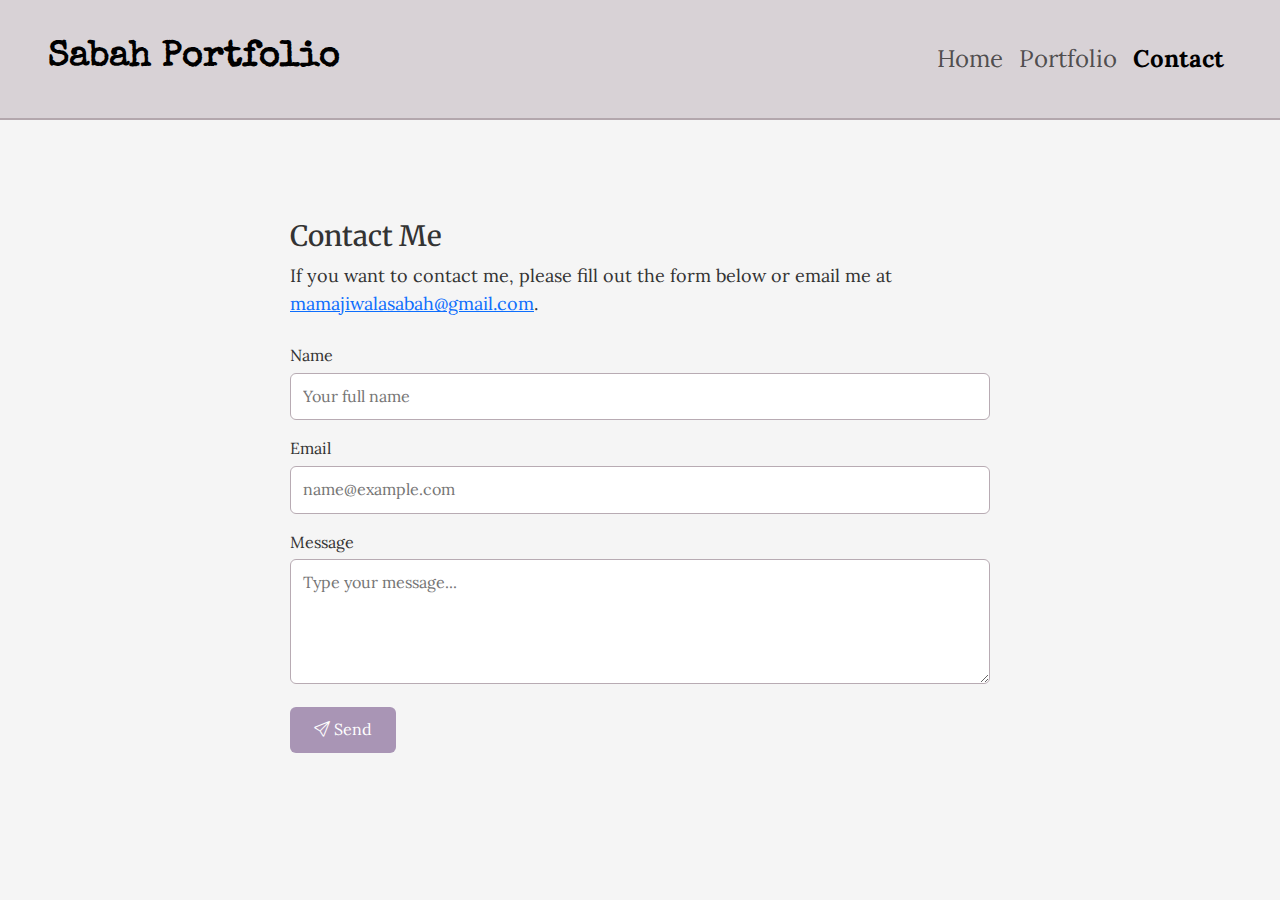
<file: FINALPORTFOLIO/contact.html>
<!DOCTYPE html>
<html lang="en">
  <head>
    <meta charset="UTF-8" />
    <meta name="viewport" content="width=device-width, initial-scale=1" />
    <title>Sabah Mamajiwala - Contact</title>

    <link
      href="https://cdn.jsdelivr.net/npm/bootstrap@5.3.2/dist/css/bootstrap.min.css"
      rel="stylesheet"
    />
    <link
      href="https://cdn.jsdelivr.net/npm/bootstrap-icons@1.11.2/font/bootstrap-icons.css"
      rel="stylesheet"
    />
    <link
      href="https://fonts.googleapis.com/css2?family=Lora&family=Merriweather&family=Special+Elite&display=swap"
      rel="stylesheet"
    />
    <link rel="stylesheet" href="styles.css" />
  </head>
  <body>
    <nav class="navbar navbar-expand-lg">
      <div class="container-fluid px-5">
        <a class="navbar-brand" href="index.html">Sabah Portfolio</a>
        <button
          class="navbar-toggler"
          type="button"
          data-bs-toggle="collapse"
          data-bs-target="#navLinks"
        >
          <span class="navbar-toggler-icon"></span>
        </button>
        <div class="collapse navbar-collapse" id="navLinks">
          <ul class="navbar-nav ms-auto">
            <li class="nav-item">
              <a href="index.html" class="nav-link">Home</a>
            </li>
            <li class="nav-item">
              <a href="portfolio.html" class="nav-link">Portfolio</a>
            </li>
            <li class="nav-item">
              <a href="contact.html" class="nav-link active">Contact</a>
            </li>
          </ul>
        </div>
      </div>
    </nav>

    <div class="contact-wrapper">
      <h2>Contact Me</h2>
      <p class="contact-intro">
        If you want to contact me, please fill out the form below or email me at
        <a href="mailto:mamajiwalasabah@gmail.com">mamajiwalasabah@gmail.com</a
        >.
      </p>

      <form>
        <label for="name">Name</label>
        <input id="name" type="text" placeholder="Your full name" required />

        <label for="email">Email</label>
        <input
          id="email"
          type="email"
          placeholder="name@example.com"
          required
        />

        <label for="message">Message</label>
        <textarea
          id="message"
          rows="4"
          placeholder="Type your message..."
          required
        ></textarea>

        <button type="submit"><i class="bi bi-send"></i> Send</button>
      </form>
    </div>

    <script src="https://cdn.jsdelivr.net/npm/bootstrap@5.3.2/dist/js/bootstrap.bundle.min.js"></script>
  </body>
</html>
</file>
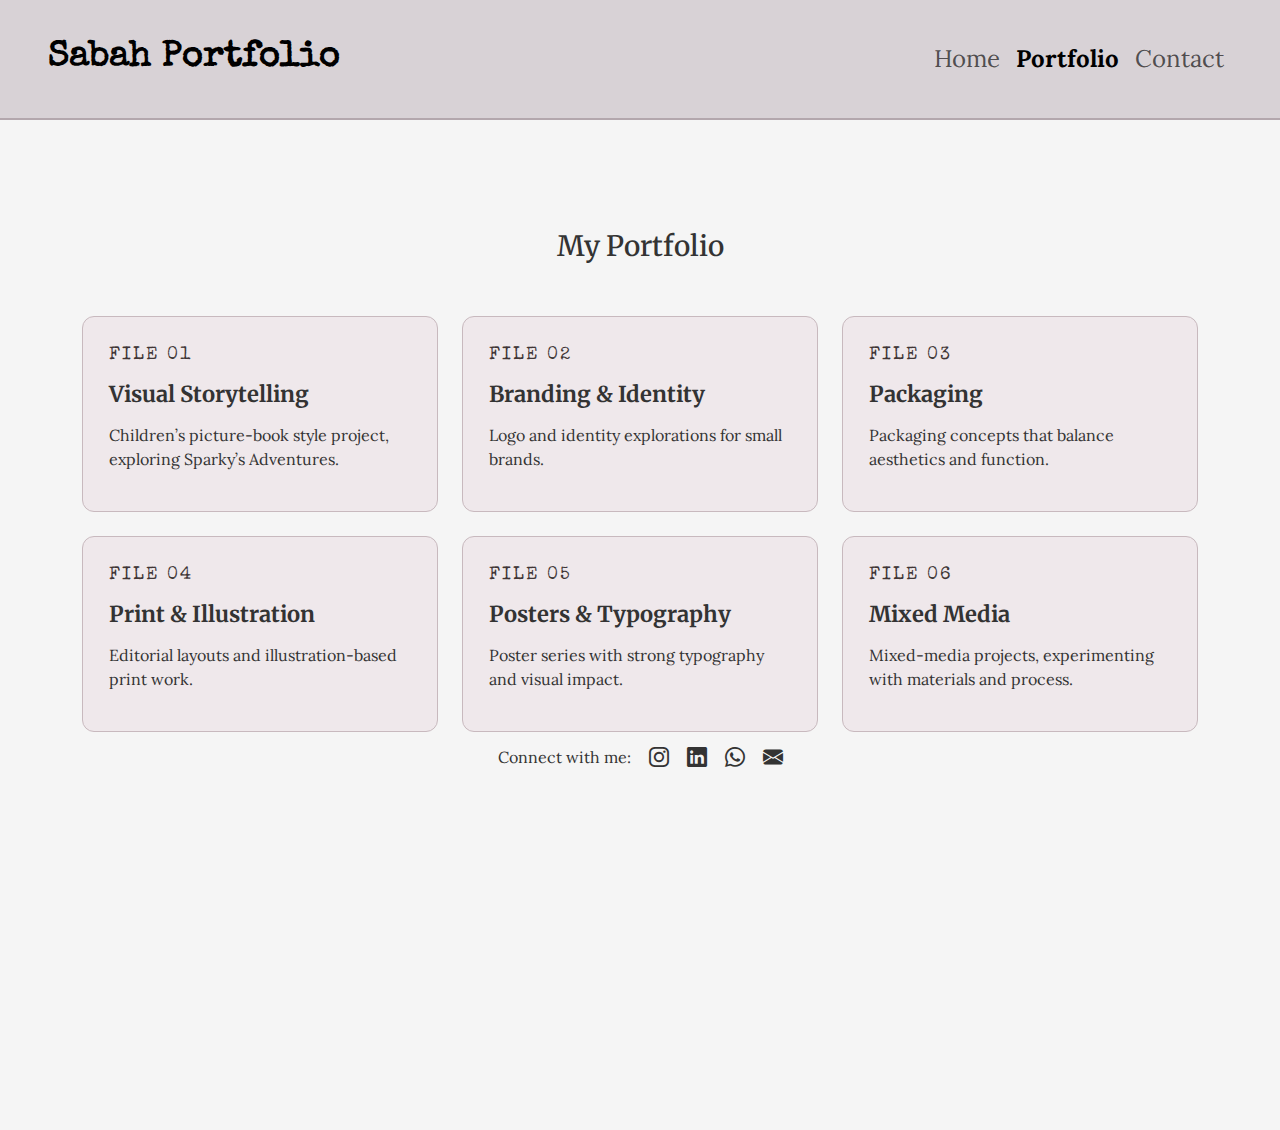
<file: FINALPORTFOLIO/portfolio.html>
<!DOCTYPE html>
<html lang="en">
  <head>
    <meta charset="UTF-8" />
    <meta name="viewport" content="width=device-width, initial-scale=1" />
    <title>Sabah Mamajiwala - Portfolio</title>

    <link
      href="https://cdn.jsdelivr.net/npm/bootstrap@5.3.2/dist/css/bootstrap.min.css"
      rel="stylesheet"
    />
    <link
      href="https://cdn.jsdelivr.net/npm/bootstrap-icons@1.11.2/font/bootstrap-icons.css"
      rel="stylesheet"
    />
    <link
      href="https://fonts.googleapis.com/css2?family=Lora&family=Merriweather&family=Special+Elite&display=swap"
      rel="stylesheet"
    />
    <link rel="stylesheet" href="styles.css" />
  </head>
  <body>
    <nav class="navbar navbar-expand-lg">
      <div class="container-fluid px-5">
        <a class="navbar-brand" href="index.html">Sabah Portfolio</a>
        <button
          class="navbar-toggler"
          type="button"
          data-bs-toggle="collapse"
          data-bs-target="#navLinks"
        >
          <span class="navbar-toggler-icon"></span>
        </button>
        <div class="collapse navbar-collapse" id="navLinks">
          <ul class="navbar-nav ms-auto">
            <li class="nav-item">
              <a href="index.html" class="nav-link">Home</a>
            </li>
            <li class="nav-item">
              <a href="portfolio.html" class="nav-link active">Portfolio</a>
            </li>
            <li class="nav-item">
              <a href="contact.html" class="nav-link">Contact</a>
            </li>
          </ul>
        </div>
      </div>
    </nav>

    <main class="container">
      <h2 class="text-center">My Portfolio</h2>

      <div class="row g-4 portfolio-grid">
        <div class="col-md-4">
          <a href="file01.html" class="port-card-link">
            <div class="port-card">
              <div class="port-file-label">FILE 01</div>
              <div class="port-file-name">Visual Storytelling</div>
              <p>
                Children’s picture-book style project, exploring Sparky’s
                Adventures.
              </p>
            </div>
          </a>
        </div>

        <div class="col-md-4">
          <a href="file02.html" class="port-card-link">
            <div class="port-card">
              <div class="port-file-label">FILE 02</div>
              <div class="port-file-name">Branding &amp; Identity</div>
              <p>Logo and identity explorations for small brands.</p>
            </div>
          </a>
        </div>

        <div class="col-md-4">
          <a href="file03.html" class="port-card-link">
            <div class="port-card">
              <div class="port-file-label">FILE 03</div>
              <div class="port-file-name">Packaging</div>
              <p>Packaging concepts that balance aesthetics and function.</p>
            </div>
          </a>
        </div>

        <div class="col-md-4">
          <a href="file04.html" class="port-card-link">
            <div class="port-card">
              <div class="port-file-label">FILE 04</div>
              <div class="port-file-name">Print &amp; Illustration</div>
              <p>Editorial layouts and illustration-based print work.</p>
            </div>
          </a>
        </div>

        <div class="col-md-4">
          <a href="file05.html" class="port-card-link">
            <div class="port-card">
              <div class="port-file-label">FILE 05</div>
              <div class="port-file-name">Posters &amp; Typography</div>
              <p>Poster series with strong typography and visual impact.</p>
            </div>
          </a>
        </div>

        <div class="col-md-4">
          <a href="file06.html" class="port-card-link">
            <div class="port-card">
              <div class="port-file-label">FILE 06</div>
              <div class="port-file-name">Mixed Media</div>
              <p>
                Mixed‑media projects, experimenting with materials and process.
              </p>
            </div>
          </a>
        </div>
      </div>
      <div class="bottom-bar">
        <span>Connect with me:</span>
        <a href="https://www.instagram.com/snoopy.creates" target="_blank">
          <i class="bi bi-instagram"></i>
        </a>
        <a
          href="https://www.linkedin.com/in/sabahmamajiwala700"
          target="_blank"
        >
          <i class="bi bi-linkedin"></i>
        </a>
        <a href="https://wa.me/8591624543" target="_blank">
          <i class="bi bi-whatsapp"></i>
        </a>
        <a href="mailto:mamajiwalasabah@gmail.com">
          <i class="bi bi-envelope-fill"></i>
        </a>
      </div>
    </main>

    <script src="https://cdn.jsdelivr.net/npm/bootstrap@5.3.2/dist/js/bootstrap.bundle.min.js"></script>
  </body>
</html>
</file>
<file: FINALPORTFOLIO/styles.css>
/* Base */
body {
  background-color: #f5f5f5;
  font-family: "Lora", serif;
  color: #333333;
  font-size: 16px;
  line-height: 1.6;
}

/* Headings */
h1 {
  font-family: "Merriweather", serif;
  font-size: 36px;
  font-weight: 700;
}

h2 {
  font-family: "Merriweather", serif;
  font-size: 28px;
}

/* Layout */
main {
  margin-top: 110px;
  max-width: 1200px;
  margin-left: auto;
  margin-right: auto;
  min-height: 100vh;
  display: flex;
  flex-direction: column;
}

/* Navbar */
nav {
  background-color: #d8d2d6;
  border-bottom: 2px solid #b3a7ad;
  height: 120px;
}

.navbar-brand {
  font-family: "Special Elite", monospace;
  font-weight: 700;
  font-size: 36px;
}

.nav-link {
  font-size: 24px;
}

.nav-link.active {
  font-weight: 700;
}

/* Hero card / cover */
.hero-card {
  background-color: #f7f1e8;
  border: 1px solid #c0b7b9;
  border-radius: 16px;
  padding: 32px 40px;
  margin-top: 80px;
  margin-bottom: 60px;
  max-width: 1200px;
  width: 100%;
  min-height: 420px;
  margin-left: auto;
  margin-right: auto;
  box-sizing: border-box;
}

.hero-title-row {
  display: flex;
  justify-content: space-between;
  align-items: center;
  gap: 16px;
  flex-wrap: wrap;
}

.hero-name {
  font-family: "Merriweather", serif;
  font-size: 40px;
  font-weight: 400;
  flex: 1 1 auto;
  min-width: 0;
  overflow: hidden;
  text-overflow: ellipsis;
  white-space: nowrap;
}

.year-box {
  background-color: #ffffff;
  padding: 8px 26px;
  border-radius: 4px;
  font-size: 22px;
  font-family: "Merriweather", serif;
  flex: 0 0 auto;
  align-self: center;
}

/* File table on home */
.file-table {
  margin-top: 12px;
  border: 1px solid #c0b7b9;
  border-radius: 4px;
  overflow: hidden;
  box-sizing: border-box;
}

.file-title {
  font-family: "Merriweather", serif;
  color: #2b2b2b;
  font-weight: 700;
  font-size: clamp(22px, 3.4vw, 36px);
  line-height: 1.1;
}

.table-row {
  display: grid;
  grid-template-columns: 1fr 1fr;
  border-bottom: 1px solid #c0b7b9;
}

.table-row:last-child {
  border-bottom: none;
}

.table-cell {
  padding: 20px 28px;
  box-sizing: border-box;
  display: flex;
  flex-direction: column;
  justify-content: center;
  border-right: 1px solid #c0b7b9;
}

.table-row > .table-cell:nth-child(2) {
  border-right: none;
}

.table-title {
  font-family: "Merriweather", serif;
  color: #2b2b2b;
  font-weight: 700;
  font-size: clamp(22px, 3.4vw, 36px);
  line-height: 1.1;
}

/* About page */
.about-section {
  min-height: 90vh;
  padding-top: 40px;
  padding-bottom: 40px;
  display: flex;
  align-items: center;
  border-bottom: 2px solid #c9c9c9;
}

.about-section h2 {
  font-family: "Merriweather", serif;
  font-size: 34px;
  margin-bottom: 18px;
}

.about-circle {
  width: 380px;
  height: 380px;
  border-radius: 50%;
  background-color: #e0dede;
  object-fit: cover;
}

.about-text {
  font-size: 20px;
  line-height: 1.7;
  text-align: center;
}

/* Portfolio grid page */
.portfolio-grid {
  margin-top: 20px;
}

.port-card-link {
  text-decoration: none;
  color: inherit;
}

.port-card {
  background-color: #efe8eb;
  border-radius: 12px;
  padding: 24px 26px;
  border: 1px solid #c8b9be;
  height: 100%;
}

.port-file-label {
  font-family: "Special Elite", monospace;
  font-size: 16px;
}

.port-file-name {
  font-family: "Merriweather", serif;
  font-size: 22px;
  font-weight: 700;
}

.port-card p {
  margin-top: 10px;
  font-size: 16px;
  line-height: 1.5;
}

/* Project pages (file01–file06) */
.project-block {
  background-color: #e0dede;
  border-radius: 24px;
  padding: 24px 28px;
  margin-bottom: 60px;
  flex: 0 0 auto;
}

.project-header {
  display: flex;
  justify-content: space-between;
  align-items: center;
  margin-bottom: 14px;
}

.project-file-label,
.port-file-label {
  font-family: "Special Elite", monospace;
  text-transform: uppercase;
  letter-spacing: 2px;
  color: #403636;
  font-size: 18px;
  margin-bottom: 8px;
}

.project-title {
  font-family: "Merriweather", serif;
  font-size: 24px;
  font-weight: 700;
}

.project-text {
  font-size: 16px;
  line-height: 1.6;
}

.project-meta {
  font-size: 14px;
  line-height: 1.5;
  margin-top: 10px;
}

.project-figure {
  width: 100%;
  /* height: 550px; */
  min-height: 300px;
  overflow: hidden;
  border-radius: 8px;
  background-color: #f7f4ef;
  display: flex;
  justify-content: center;
  position: relative;
}

/* .project-image {
  display: block;
  width: 100%;
  height: 100%;
  max-width: 100%;
  object-fit: contain;
  object-position: center center;
} */

.project-image {
  width: 100%;
  height: auto;
  max-width: 100%;
  object-fit: contain;
  object-position: center center;
}

.project-page {
  text-align: right;
  font-family: "Special Elite", monospace;
  font-size: 14px;
  margin-top: 10px;
}

.contact-wrapper {
  max-width: 700px;
  margin: 100px auto 40px auto;
  text-align: left;
}

.contact-intro {
  font-size: 18px;
  margin-bottom: 24px;
}

label {
  font-size: 16px;
  margin-bottom: 4px;
  display: block;
}

input,
textarea {
  width: 100%;
  padding: 10px 12px;
  margin-bottom: 16px;
  border-radius: 6px;
  border: 1px solid #b8abb3;
  font-size: 16px;
  font-family: inherit;
}

button {
  padding: 10px 24px;
  border-radius: 6px;
  border: none;
  background-color: #a995b5;
  color: #ffffff;
  font-size: 16px;
  cursor: pointer;
}

/* Bottom bar */
.bottom-bar {
  max-width: 1200px;
  margin: 10px auto 40px auto;
  display: flex;
  justify-content: flex-end;
  align-items: center;
  gap: 18px;
  font-size: 16px;
  color: #333333;
}
.project-block:last-child {
  margin-bottom: 80px;
}

.bottom-bar a {
  color: #333333;
  text-decoration: none;
  font-size: 20px;
}

.bottom-bar a:hover {
  opacity: 0.7;
}
@media (max-width: 992px) {
  .project-figure {
    height: 420px;
  }
}

@media (max-width: 576px) {
  .project-figure {
    height: 280px;
  }
}
</file>
